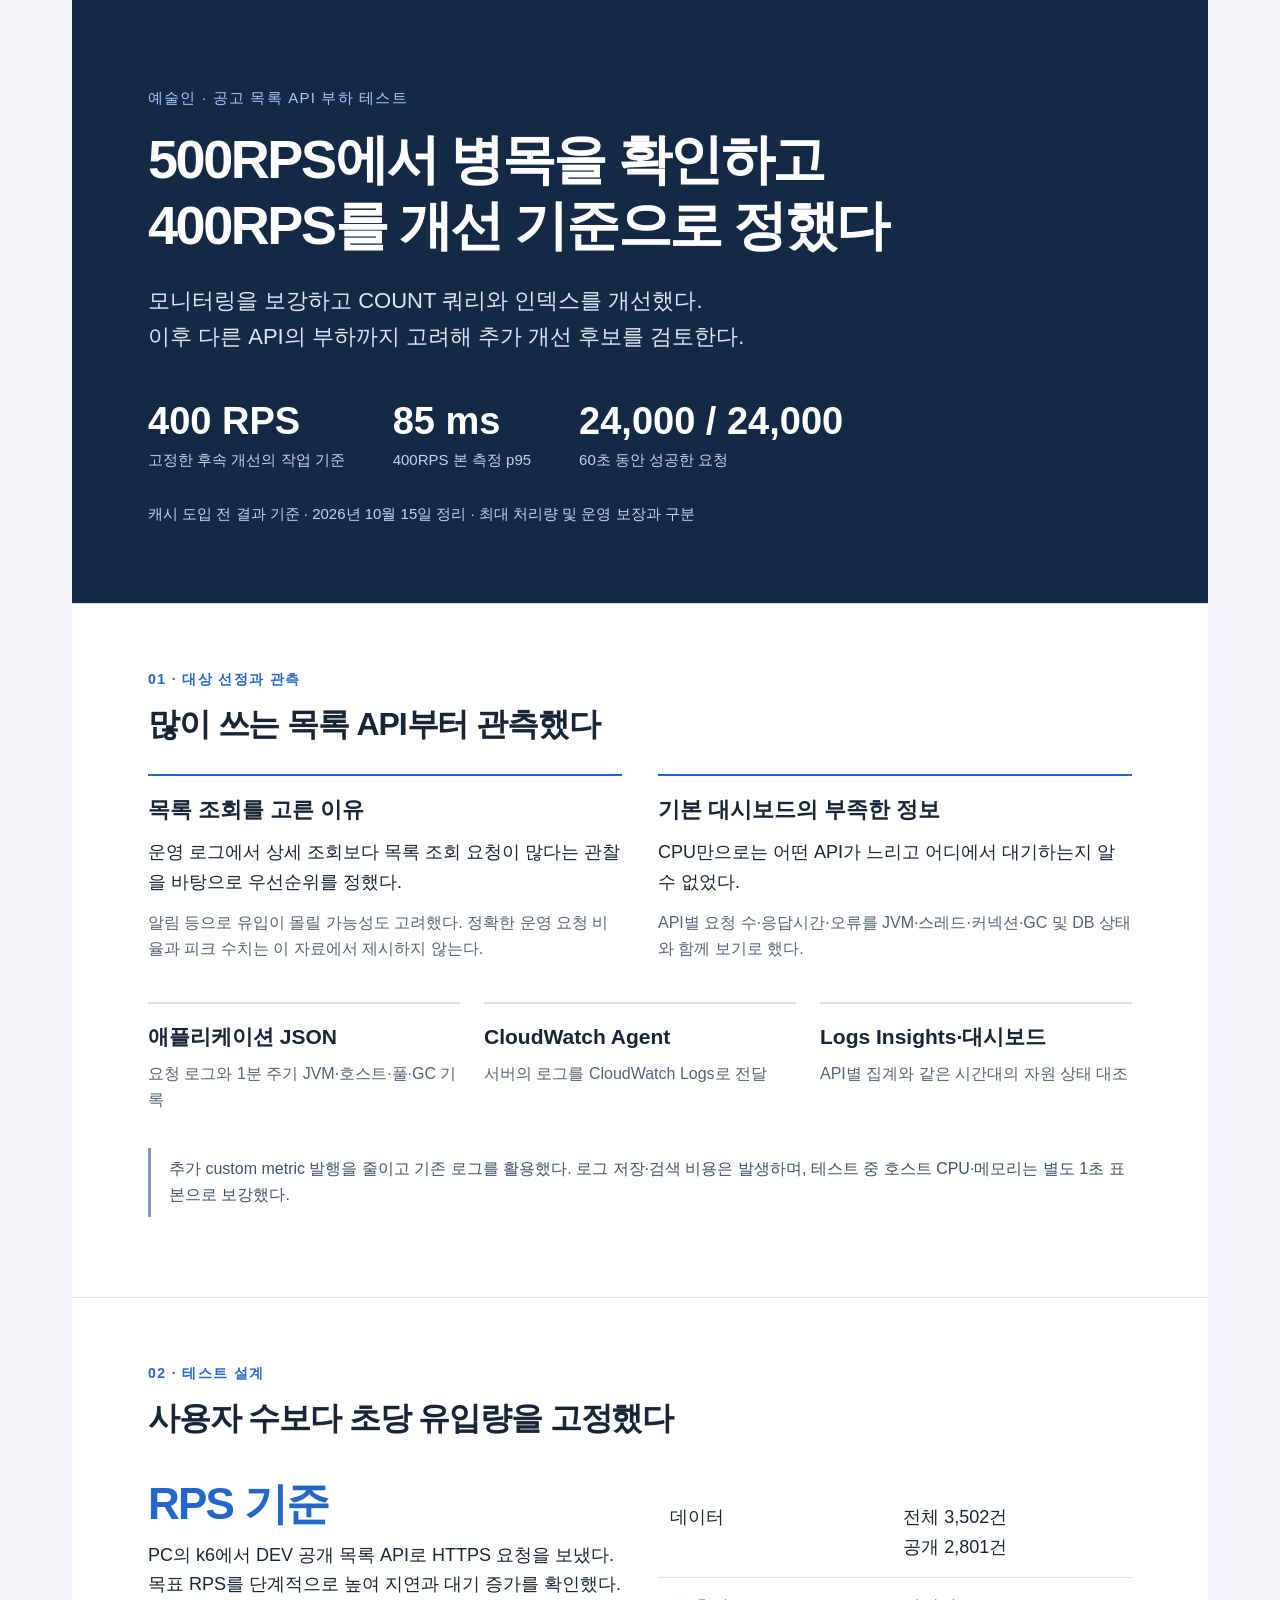
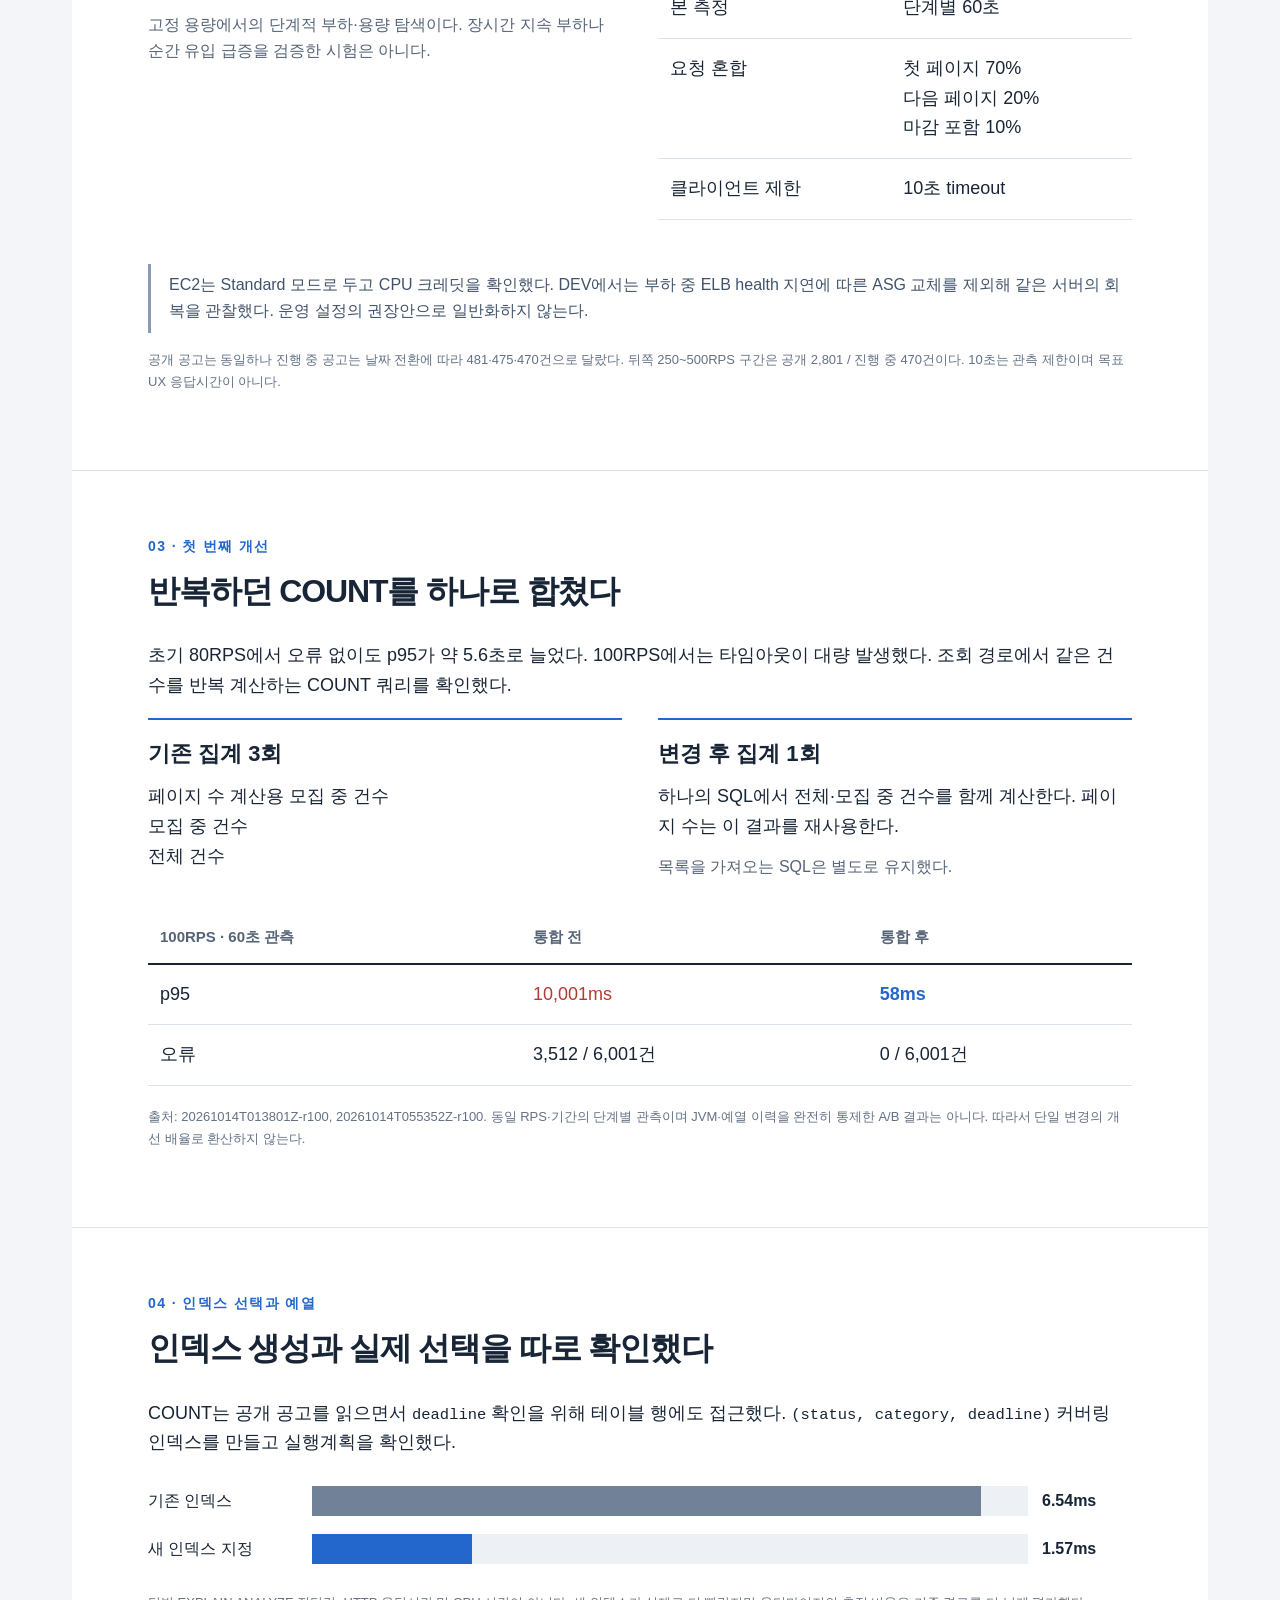
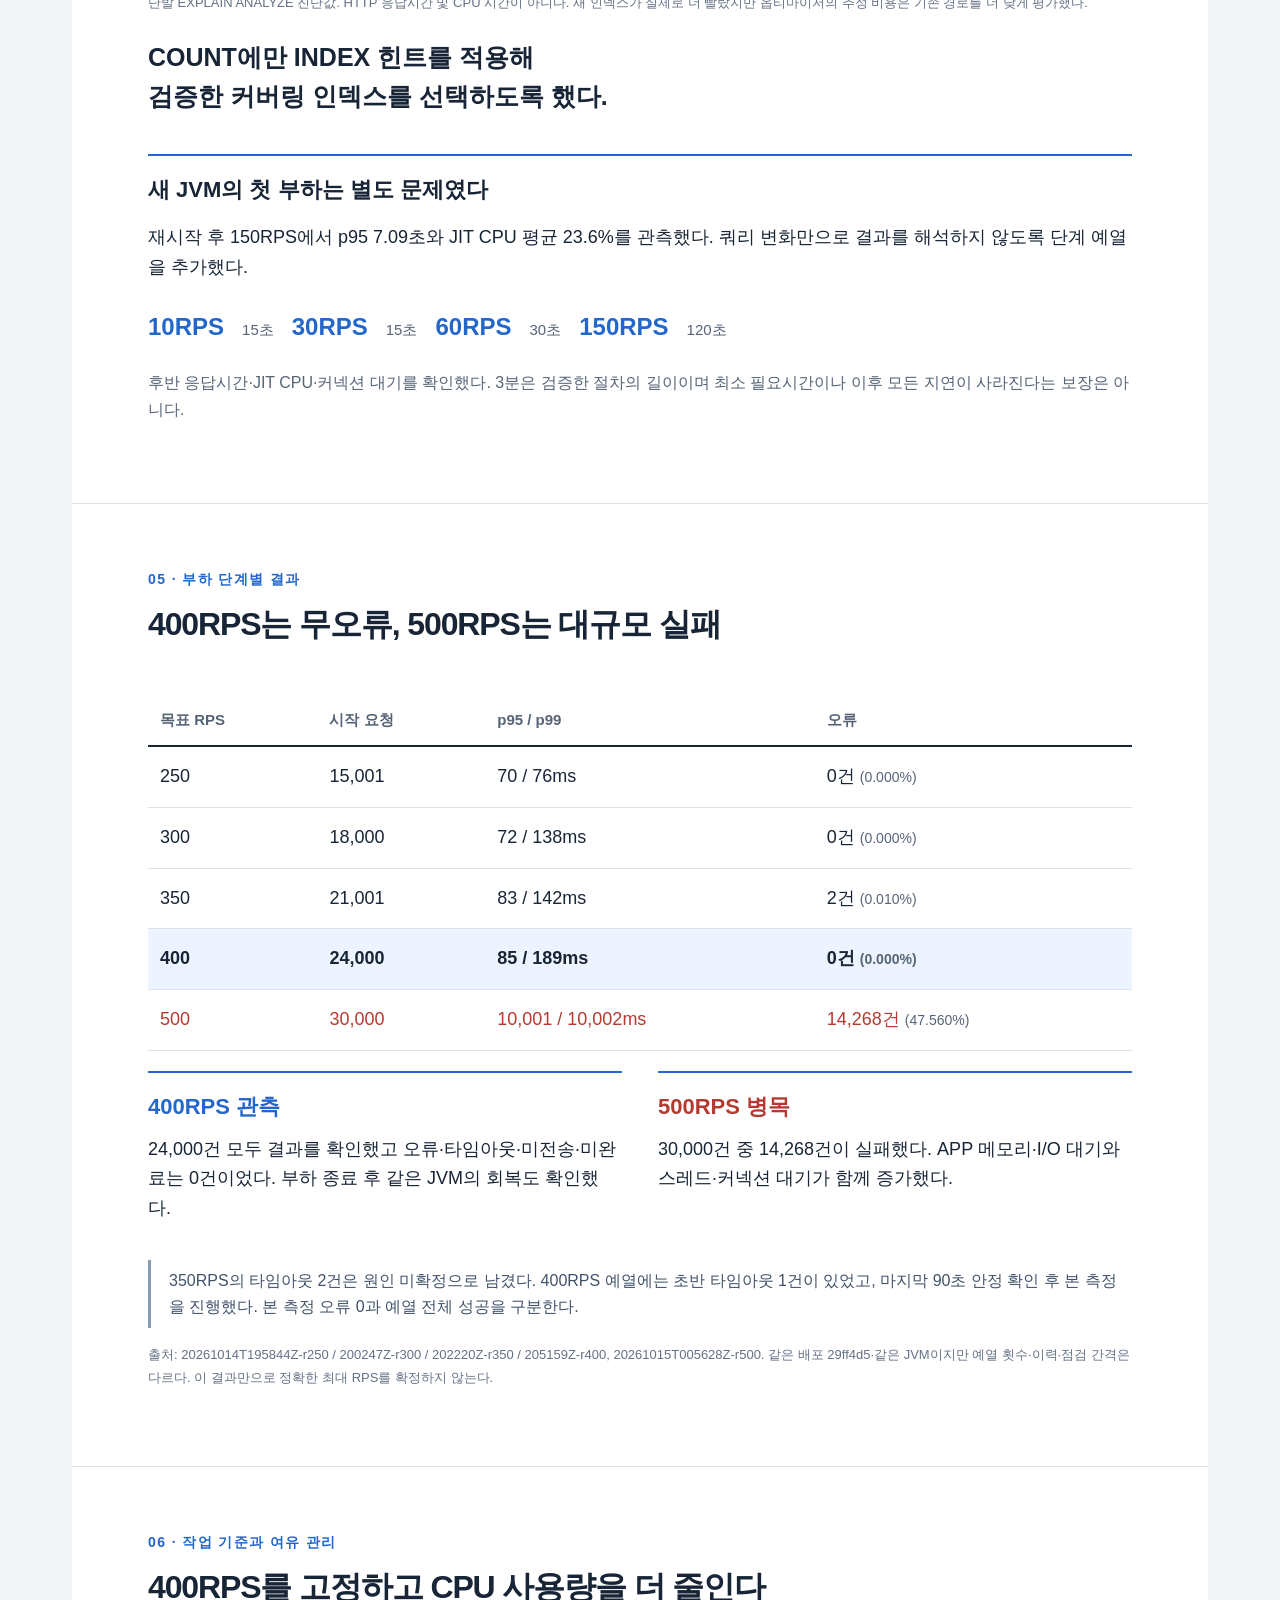
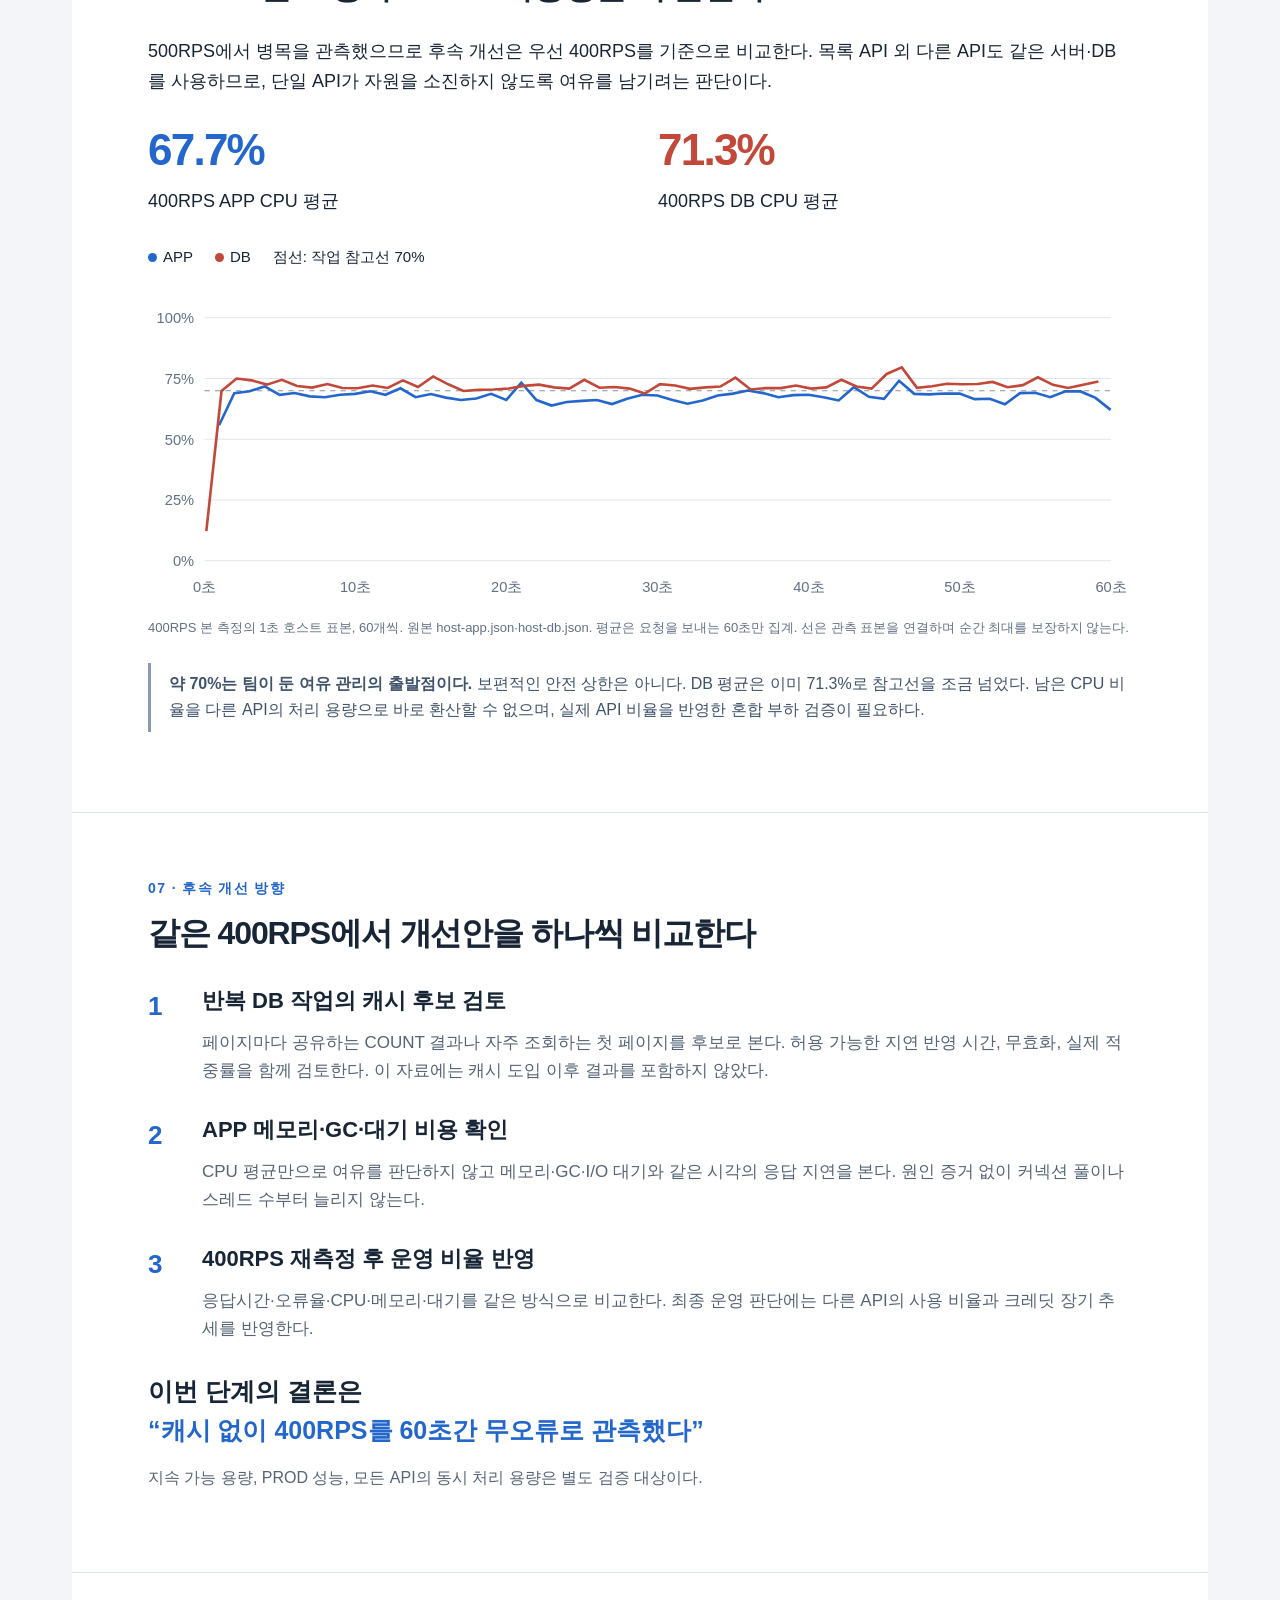
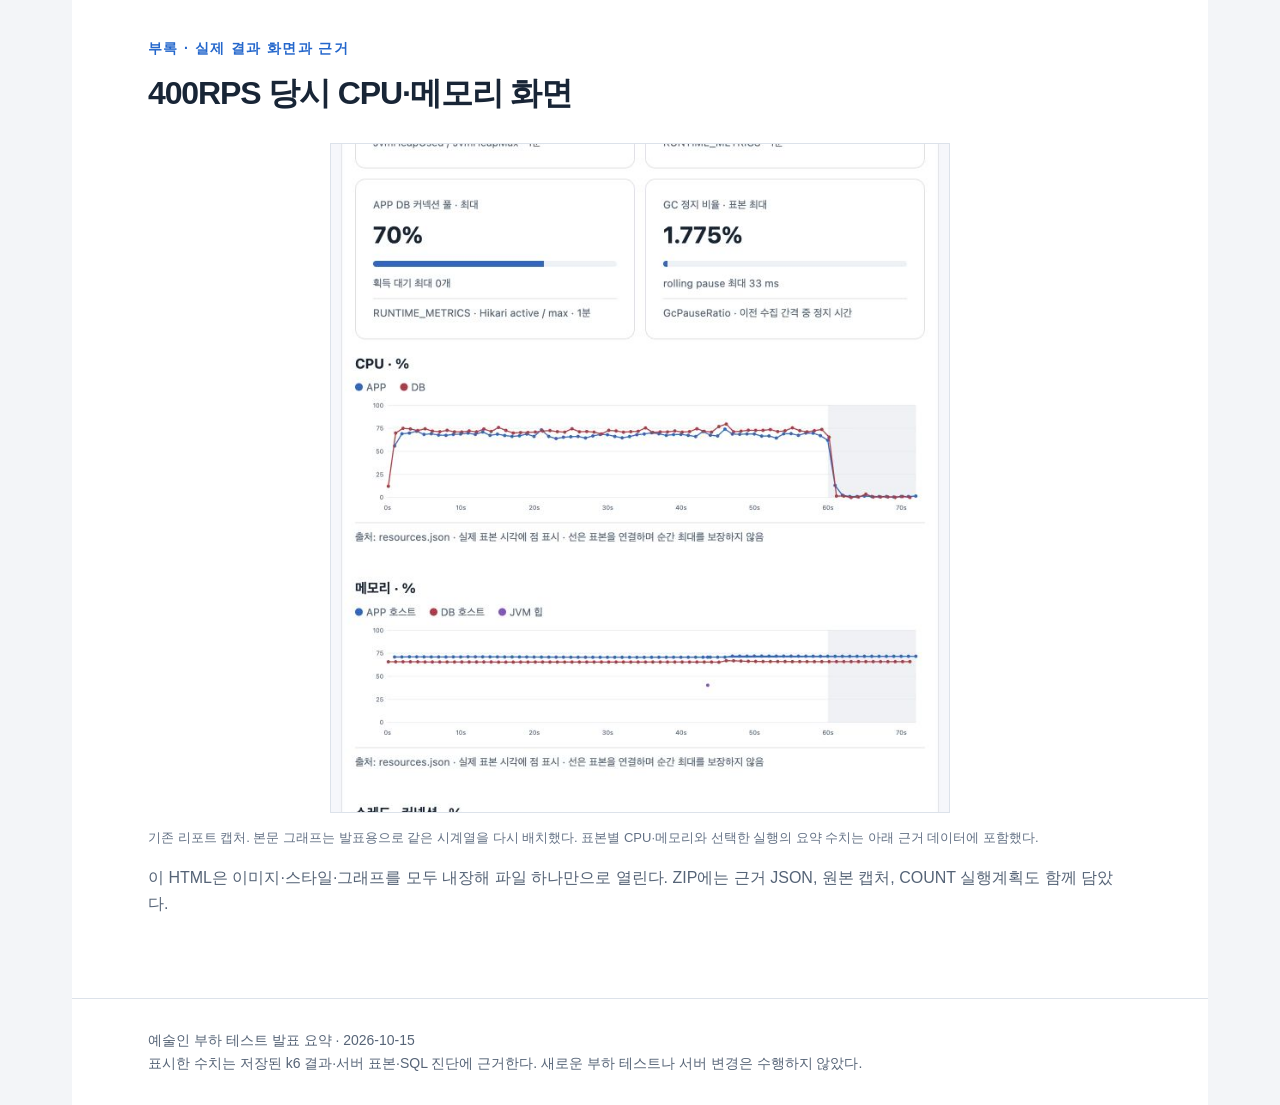
<file: assets/s2/load-test-report.html>
<!doctype html><html lang="ko"><head><meta charset="utf-8"><meta name="viewport" content="width=device-width,initial-scale=1"><title>예술인 공고 목록 API · 400RPS까지의 개선</title><style>
:root{--ink:#182536;--muted:#566477;--blue:#2467cc;--red:#b43b31;--rule:#dce2ea;--paper:#fff;--ground:#f3f5f8}*{box-sizing:border-box}html{scroll-behavior:smooth}body{margin:0;background:var(--ground);color:var(--ink);font-family:-apple-system,BlinkMacSystemFont,"Apple SD Gothic Neo","Noto Sans KR",sans-serif;font-size:18px;line-height:1.65}main{max-width:1136px;margin:auto;background:var(--paper)}header,section{padding:64px 76px;border-bottom:1px solid var(--rule)}header{padding-top:86px;padding-bottom:76px;background:#132945;color:white}h1{font-size:clamp(34px,4.3vw,54px);line-height:1.22;letter-spacing:-.045em;margin:16px 0 24px}h2{font-size:32px;letter-spacing:-.035em;line-height:1.35;margin:0 0 28px}h3{font-size:22px;line-height:1.45;margin:0 0 12px}.eyebrow{font-size:15px;letter-spacing:.08em;color:#a9c9ff}.lead{font-size:22px;max-width:820px;margin:0;color:#dde7f4}.num{font-size:14px;color:var(--blue);font-weight:700;display:block;margin-bottom:12px;letter-spacing:.1em}.summary{display:flex;gap:48px;flex-wrap:wrap;margin-top:44px}.summary strong{display:block;font-size:38px;line-height:1.2;color:white;font-variant-numeric:tabular-nums}.summary span{font-size:15px;color:#c5d5e8}.columns{display:grid;grid-template-columns:1fr 1fr;gap:36px}.columns p{margin:0 0 12px}.line{border-top:2px solid var(--blue);padding-top:18px}.sub{color:var(--muted);font-size:16px}.source{font-size:13px;color:#637185;line-height:1.7;margin-top:14px}.note{border-left:3px solid #899bb3;padding:8px 0 8px 18px;color:#41536b;font-size:16px;margin-top:24px}.statement{font-size:25px;font-weight:650;line-height:1.55;margin:24px 0 8px}.blue{color:var(--blue)}.red{color:var(--red)}.table-wrap{overflow-x:auto}table{width:100%;border-collapse:collapse;text-align:left;font-variant-numeric:tabular-nums;margin:20px 0}th{font-size:15px;color:var(--muted);font-weight:600;border-bottom:2px solid var(--ink);padding:13px 12px}td{font-size:18px;border-bottom:1px solid var(--rule);padding:15px 12px;vertical-align:top}small{font-size:14px;color:var(--muted)}tr.focus{background:#edf4ff;font-weight:650}tr.danger{color:var(--red)}.flow{display:grid;grid-template-columns:repeat(3,1fr);gap:24px;margin:28px 0}.flow div{border-top:2px solid var(--rule);padding-top:16px}.flow strong{display:block;font-size:21px}.flow p{font-size:16px;color:var(--muted);margin:6px 0}.metric{font-size:44px;font-weight:750;letter-spacing:-.04em;color:var(--blue)}.bars{margin:28px 0}.barrow{display:grid;grid-template-columns:150px 1fr 90px;gap:14px;align-items:center;margin:18px 0;font-size:16px}.track{height:30px;background:#edf0f5}.fill{height:100%;background:#718198}.fill.new{background:var(--blue)}.legend{font-size:15px;display:flex;gap:22px;margin:16px 0}.dot{display:inline-block;width:9px;height:9px;border-radius:50%;margin-right:6px}.chart{padding-top:14px}.chart svg{display:block;width:100%;height:auto}.chart svg text{font-family:inherit;font-size:14px;fill:#627086}.warm{display:flex;gap:18px;align-items:baseline;flex-wrap:wrap;margin:24px 0;font-size:24px}.warm strong{color:var(--blue)}.warm span{font-size:15px;color:var(--muted)}.actions{margin-top:30px;counter-reset:item}.action{display:grid;grid-template-columns:38px 1fr;gap:16px;margin-top:24px}.action::before{counter-increment:item;content:counter(item);font-size:26px;font-weight:700;color:var(--blue)}.action p{margin:5px 0;color:var(--muted);font-size:17px}.figure img{display:block;width:min(100%,620px);height:auto;margin:28px auto 12px;border:1px solid var(--rule)}a{color:var(--blue)}footer{padding:30px 76px;font-size:14px;color:var(--muted)}code{font-family:ui-monospace,SFMono-Regular,monospace;font-size:.86em;word-break:break-word}.statusline{font-size:15px;margin-top:28px;color:#c5d5e8}@media(max-width:760px){header,section{padding:40px 24px}.columns,.flow{grid-template-columns:1fr;gap:26px}h2{font-size:27px}.summary{gap:28px}.barrow{grid-template-columns:110px 1fr 72px;font-size:14px}td{font-size:15px;padding:12px 8px}th{padding:12px 8px}footer{padding:25px 24px}.lead{font-size:19px}}@media print{body{background:white;font-size:14px}main{max-width:none}header,section{break-inside:avoid;padding:28px 40px}header{background:#132945!important;print-color-adjust:exact;-webkit-print-color-adjust:exact}h1{font-size:38px}h2{font-size:25px}.summary strong{font-size:30px}.figure{break-before:page}.figure img{max-height:630px;width:auto;max-width:100%}table{font-size:13px}.source{font-size:11px}a{color:inherit}}
</style></head><body><main>
<header><div class="eyebrow">예술인 · 공고 목록 API 부하 테스트</div><h1>500RPS에서 병목을 확인하고<br>400RPS를 개선 기준으로 정했다</h1><p class="lead">모니터링을 보강하고 COUNT 쿼리와 인덱스를 개선했다.<br>이후 다른 API의 부하까지 고려해 추가 개선 후보를 검토한다.</p><div class="summary"><div><strong>400 RPS</strong><span>고정한 후속 개선의 작업 기준</span></div><div><strong>85 ms</strong><span>400RPS 본 측정 p95</span></div><div><strong>24,000 / 24,000</strong><span>60초 동안 성공한 요청</span></div></div><div class="statusline">캐시 도입 전 결과 기준 · 2026년 10월 15일 정리 · 최대 처리량 및 운영 보장과 구분</div></header>
<section><span class="num">01 · 대상 선정과 관측</span><h2>많이 쓰는 목록 API부터 관측했다</h2><div class="columns"><div class="line"><h3>목록 조회를 고른 이유</h3><p>운영 로그에서 상세 조회보다 목록 조회 요청이 많다는 관찰을 바탕으로 우선순위를 정했다.</p><p class="sub">알림 등으로 유입이 몰릴 가능성도 고려했다. 정확한 운영 요청 비율과 피크 수치는 이 자료에서 제시하지 않는다.</p></div><div class="line"><h3>기본 대시보드의 부족한 정보</h3><p>CPU만으로는 어떤 API가 느리고 어디에서 대기하는지 알 수 없었다.</p><p class="sub">API별 요청 수·응답시간·오류를 JVM·스레드·커넥션·GC 및 DB 상태와 함께 보기로 했다.</p></div></div><div class="flow"><div><strong>애플리케이션 JSON</strong><p>요청 로그와 1분 주기 JVM·호스트·풀·GC 기록</p></div><div><strong>CloudWatch Agent</strong><p>서버의 로그를 CloudWatch Logs로 전달</p></div><div><strong>Logs Insights·대시보드</strong><p>API별 집계와 같은 시간대의 자원 상태 대조</p></div></div><p class="note">추가 custom metric 발행을 줄이고 기존 로그를 활용했다. 로그 저장·검색 비용은 발생하며, 테스트 중 호스트 CPU·메모리는 별도 1초 표본으로 보강했다.</p></section>
<section><span class="num">02 · 테스트 설계</span><h2>사용자 수보다 초당 유입량을 고정했다</h2><div class="columns"><div><div class="metric">RPS 기준</div><p>PC의 k6에서 DEV 공개 목록 API로 HTTPS 요청을 보냈다. 목표 RPS를 단계적으로 높여 지연과 대기 증가를 확인했다.</p><p class="sub">고정 용량에서의 단계적 부하·용량 탐색이다. 장시간 지속 부하나 순간 유입 급증을 검증한 시험은 아니다.</p></div><div class="table-wrap"><table><tbody><tr><td>데이터</td><td>전체 3,502건<br>공개 2,801건</td></tr><tr><td>본 측정</td><td>단계별 60초</td></tr><tr><td>요청 혼합</td><td>첫 페이지 70%<br>다음 페이지 20%<br>마감 포함 10%</td></tr><tr><td>클라이언트 제한</td><td>10초 timeout</td></tr></tbody></table></div></div><p class="note">EC2는 Standard 모드로 두고 CPU 크레딧을 확인했다. DEV에서는 부하 중 ELB health 지연에 따른 ASG 교체를 제외해 같은 서버의 회복을 관찰했다. 운영 설정의 권장안으로 일반화하지 않는다.</p><p class="source">공개 공고는 동일하나 진행 중 공고는 날짜 전환에 따라 481·475·470건으로 달랐다. 뒤쪽 250~500RPS 구간은 공개 2,801 / 진행 중 470건이다. 10초는 관측 제한이며 목표 UX 응답시간이 아니다.</p></section>
<section><span class="num">03 · 첫 번째 개선</span><h2>반복하던 COUNT를 하나로 합쳤다</h2><p>초기 80RPS에서 오류 없이도 p95가 약 5.6초로 늘었다. 100RPS에서는 타임아웃이 대량 발생했다. 조회 경로에서 같은 건수를 반복 계산하는 COUNT 쿼리를 확인했다.</p><div class="columns"><div class="line"><h3>기존 집계 3회</h3><p>페이지 수 계산용 모집 중 건수<br>모집 중 건수<br>전체 건수</p></div><div class="line"><h3>변경 후 집계 1회</h3><p>하나의 SQL에서 전체·모집 중 건수를 함께 계산한다. 페이지 수는 이 결과를 재사용한다.</p><p class="sub">목록을 가져오는 SQL은 별도로 유지했다.</p></div></div><table><thead><tr><th>100RPS · 60초 관측</th><th>통합 전</th><th>통합 후</th></tr></thead><tbody><tr><td>p95</td><td class="red">10,001ms</td><td class="blue"><strong>58ms</strong></td></tr><tr><td>오류</td><td>3,512 / 6,001건</td><td>0 / 6,001건</td></tr></tbody></table><p class="source">출처: 20261014T013801Z-r100, 20261014T055352Z-r100. 동일 RPS·기간의 단계별 관측이며 JVM·예열 이력을 완전히 통제한 A/B 결과는 아니다. 따라서 단일 변경의 개선 배율로 환산하지 않는다.</p></section>
<section><span class="num">04 · 인덱스 선택과 예열</span><h2>인덱스 생성과 실제 선택을 따로 확인했다</h2><p>COUNT는 공개 공고를 읽으면서 <code>deadline</code> 확인을 위해 테이블 행에도 접근했다. <code>(status, category, deadline)</code> 커버링 인덱스를 만들고 실행계획을 확인했다.</p><div class="bars"><div class="barrow"><span>기존 인덱스</span><div class="track"><div class="fill" style="width:93.4%"></div></div><strong>6.54ms</strong></div><div class="barrow"><span>새 인덱스 지정</span><div class="track"><div class="fill new" style="width:22.4%"></div></div><strong>1.57ms</strong></div></div><p class="source">단발 EXPLAIN ANALYZE 진단값. HTTP 응답시간 및 CPU 시간이 아니다. 새 인덱스가 실제로 더 빨랐지만 옵티마이저의 추정 비용은 기존 경로를 더 낮게 평가했다.</p><p class="statement">COUNT에만 INDEX 힌트를 적용해<br>검증한 커버링 인덱스를 선택하도록 했다.</p><div class="line" style="margin-top:38px"><h3>새 JVM의 첫 부하는 별도 문제였다</h3><p>재시작 후 150RPS에서 p95 7.09초와 JIT CPU 평균 23.6%를 관측했다. 쿼리 변화만으로 결과를 해석하지 않도록 단계 예열을 추가했다.</p><div class="warm"><strong>10RPS</strong><span>15초</span><strong>30RPS</strong><span>15초</span><strong>60RPS</strong><span>30초</span><strong>150RPS</strong><span>120초</span></div><p class="sub">후반 응답시간·JIT CPU·커넥션 대기를 확인했다. 3분은 검증한 절차의 길이이며 최소 필요시간이나 이후 모든 지연이 사라진다는 보장은 아니다.</p></div></section>
<section><span class="num">05 · 부하 단계별 결과</span><h2>400RPS는 무오류, 500RPS는 대규모 실패</h2><div class="table-wrap"><table><thead><tr><th>목표 RPS</th><th>시작 요청</th><th>p95 / p99</th><th>오류</th></tr></thead><tbody><tr class=""><td>250</td><td>15,001</td><td>70 / 76ms</td><td>0건 <small>(0.000%)</small></td></tr><tr class=""><td>300</td><td>18,000</td><td>72 / 138ms</td><td>0건 <small>(0.000%)</small></td></tr><tr class=""><td>350</td><td>21,001</td><td>83 / 142ms</td><td>2건 <small>(0.010%)</small></td></tr><tr class="focus"><td>400</td><td>24,000</td><td>85 / 189ms</td><td>0건 <small>(0.000%)</small></td></tr><tr class="danger"><td>500</td><td>30,000</td><td>10,001 / 10,002ms</td><td>14,268건 <small>(47.560%)</small></td></tr></tbody></table></div><div class="columns"><div class="line"><h3 class="blue">400RPS 관측</h3><p>24,000건 모두 결과를 확인했고 오류·타임아웃·미전송·미완료는 0건이었다. 부하 종료 후 같은 JVM의 회복도 확인했다.</p></div><div class="line"><h3 class="red">500RPS 병목</h3><p>30,000건 중 14,268건이 실패했다. APP 메모리·I/O 대기와 스레드·커넥션 대기가 함께 증가했다.</p></div></div><p class="note">350RPS의 타임아웃 2건은 원인 미확정으로 남겼다. 400RPS 예열에는 초반 타임아웃 1건이 있었고, 마지막 90초 안정 확인 후 본 측정을 진행했다. 본 측정 오류 0과 예열 전체 성공을 구분한다.</p><p class="source">출처: 20261014T195844Z-r250 / 200247Z-r300 / 202220Z-r350 / 205159Z-r400, 20261015T005628Z-r500. 같은 배포 29ff4d5·같은 JVM이지만 예열 횟수·이력·점검 간격은 다르다. 이 결과만으로 정확한 최대 RPS를 확정하지 않는다.</p></section>
<section><span class="num">06 · 작업 기준과 여유 관리</span><h2>400RPS를 고정하고 CPU 사용량을 더 줄인다</h2><p>500RPS에서 병목을 관측했으므로 후속 개선은 우선 400RPS를 기준으로 비교한다. 목록 API 외 다른 API도 같은 서버·DB를 사용하므로, 단일 API가 자원을 소진하지 않도록 여유를 남기려는 판단이다.</p><div class="columns"><div><div class="metric">67.7%</div><p>400RPS APP CPU 평균</p></div><div><div class="metric" style="color:#c2483a">71.3%</div><p>400RPS DB CPU 평균</p></div></div><div class="legend"><span><i class="dot" style="background:#2467cc"></i>APP</span><span><i class="dot" style="background:#c2483a"></i>DB</span><span>점선: 작업 참고선 70%</span></div><div class="chart"><svg viewBox="0 0 940 290" role="img" aria-label="400RPS 측정 60초 동안 APP와 DB CPU 사용률"><line x1="54" x2="920" y1="250.0" y2="250.0" stroke="#e1e5eb"/><text x="44" y="255.0" text-anchor="end">0%</text><line x1="54" x2="920" y1="192.0" y2="192.0" stroke="#e1e5eb"/><text x="44" y="197.0" text-anchor="end">25%</text><line x1="54" x2="920" y1="134.0" y2="134.0" stroke="#e1e5eb"/><text x="44" y="139.0" text-anchor="end">50%</text><line x1="54" x2="920" y1="76.0" y2="76.0" stroke="#e1e5eb"/><text x="44" y="81.0" text-anchor="end">75%</text><line x1="54" x2="920" y1="18.0" y2="18.0" stroke="#e1e5eb"/><text x="44" y="23.0" text-anchor="end">100%</text><line x1="54" x2="920" y1="87.60000000000002" y2="87.60000000000002" stroke="#8b919b" stroke-dasharray="5 5"/><text x="54.0" y="280" text-anchor="middle">0초</text><text x="198.33333333333331" y="280" text-anchor="middle">10초</text><text x="342.66666666666663" y="280" text-anchor="middle">20초</text><text x="487.0" y="280" text-anchor="middle">30초</text><text x="631.3333333333333" y="280" text-anchor="middle">40초</text><text x="775.6666666666667" y="280" text-anchor="middle">50초</text><text x="920.0" y="280" text-anchor="middle">60초</text><path d="M67.9,120.6 L82.4,89.9 L97.0,88.1 L111.4,83.5 L125.8,91.5 L140.1,89.8 L154.6,93.0 L169.0,93.8 L183.5,91.5 L197.8,90.6 L212.4,88.2 L226.8,91.5 L241.2,85.3 L255.6,93.8 L270.2,90.8 L284.5,94.2 L298.9,96.5 L313.5,95.0 L327.8,90.6 L342.2,96.5 L356.6,80.0 L371.1,96.5 L385.5,101.8 L400.0,98.4 L414.4,97.3 L428.8,96.5 L443.3,100.4 L457.7,95.3 L472.2,91.5 L486.5,92.2 L501.0,96.5 L515.4,100.0 L529.9,96.9 L544.3,92.2 L558.8,90.4 L573.2,87.4 L587.6,89.9 L602.2,93.8 L616.5,91.8 L631.0,91.5 L645.3,93.8 L659.8,96.9 L674.3,84.3 L688.7,93.4 L703.2,95.3 L717.5,78.1 L732.0,90.6 L746.4,91.1 L760.9,90.3 L775.3,90.4 L789.7,95.7 L804.2,95.3 L818.6,100.5 L833.0,89.9 L847.5,89.6 L861.9,93.8 L876.5,88.1 L890.8,88.3 L905.2,94.5 L919.6,105.9" fill="none" stroke="#2467cc" stroke-width="2.5"/><path d="M55.7,221.8 L70.2,87.9 L84.6,76.0 L99.0,77.7 L113.5,81.8 L127.9,77.2 L142.4,83.1 L156.8,84.6 L171.3,81.2 L185.7,85.0 L200.1,85.3 L214.6,82.6 L229.0,85.0 L243.5,77.7 L257.9,84.1 L272.4,74.0 L286.8,81.5 L301.3,87.9 L315.7,86.8 L330.2,86.4 L344.6,85.5 L359.0,83.0 L373.5,81.8 L387.9,84.4 L402.4,85.6 L416.8,77.2 L431.3,84.8 L445.7,84.1 L460.1,85.6 L474.6,90.3 L489.0,81.3 L503.5,82.6 L517.9,85.8 L532.4,84.4 L546.8,83.6 L561.2,75.1 L575.7,86.4 L590.1,85.1 L604.6,85.1 L619.0,82.6 L633.5,85.6 L647.9,84.4 L662.4,77.2 L676.8,83.6 L691.2,85.6 L705.7,71.6 L720.1,65.3 L734.6,84.8 L749.0,83.3 L763.4,81.0 L777.9,81.4 L792.3,81.2 L806.8,79.2 L821.2,84.3 L835.7,82.3 L850.1,74.8 L864.5,82.0 L879.0,85.0 L893.4,82.0 L907.9,78.9" fill="none" stroke="#c2483a" stroke-width="2.5"/></svg></div><p class="source">400RPS 본 측정의 1초 호스트 표본, 60개씩. 원본 host-app.json·host-db.json. 평균은 요청을 보내는 60초만 집계. 선은 관측 표본을 연결하며 순간 최대를 보장하지 않는다.</p><p class="note"><strong>약 70%는 팀이 둔 여유 관리의 출발점이다.</strong> 보편적인 안전 상한은 아니다. DB 평균은 이미 71.3%로 참고선을 조금 넘었다. 남은 CPU 비율을 다른 API의 처리 용량으로 바로 환산할 수 없으며, 실제 API 비율을 반영한 혼합 부하 검증이 필요하다.</p></section>
<section><span class="num">07 · 후속 개선 방향</span><h2>같은 400RPS에서 개선안을 하나씩 비교한다</h2><div class="actions"><div class="action"><div><h3>반복 DB 작업의 캐시 후보 검토</h3><p>페이지마다 공유하는 COUNT 결과나 자주 조회하는 첫 페이지를 후보로 본다. 허용 가능한 지연 반영 시간, 무효화, 실제 적중률을 함께 검토한다. 이 자료에는 캐시 도입 이후 결과를 포함하지 않았다.</p></div></div><div class="action"><div><h3>APP 메모리·GC·대기 비용 확인</h3><p>CPU 평균만으로 여유를 판단하지 않고 메모리·GC·I/O 대기와 같은 시각의 응답 지연을 본다. 원인 증거 없이 커넥션 풀이나 스레드 수부터 늘리지 않는다.</p></div></div><div class="action"><div><h3>400RPS 재측정 후 운영 비율 반영</h3><p>응답시간·오류율·CPU·메모리·대기를 같은 방식으로 비교한다. 최종 운영 판단에는 다른 API의 사용 비율과 크레딧 장기 추세를 반영한다.</p></div></div></div><p class="statement">이번 단계의 결론은<br><span class="blue">“캐시 없이 400RPS를 60초간 무오류로 관측했다”</span></p><p class="sub">지속 가능 용량, PROD 성능, 모든 API의 동시 처리 용량은 별도 검증 대상이다.</p></section>
<section class="figure"><span class="num">부록 · 실제 결과 화면과 근거</span><h2>400RPS 당시 CPU·메모리 화면</h2><img src="[data-uri]" alt="캐시 도입 전 400RPS CPU와 메모리 원본 리포트 화면"><p class="source">기존 리포트 캡처. 본문 그래프는 발표용으로 같은 시계열을 다시 배치했다. 표본별 CPU·메모리와 선택한 실행의 요약 수치는 아래 근거 데이터에 포함했다.</p><p class="sub">이 HTML은 이미지·스타일·그래프를 모두 내장해 파일 하나만으로 열린다. ZIP에는 근거 JSON, 원본 캡처, COUNT 실행계획도 함께 담았다.</p></section>
<footer>예술인 부하 테스트 발표 요약 · 2026-10-15<br>표시한 수치는 저장된 k6 결과·서버 표본·SQL 진단에 근거한다. 새로운 부하 테스트나 서버 변경은 수행하지 않았다.</footer></main></body></html>
</file>
